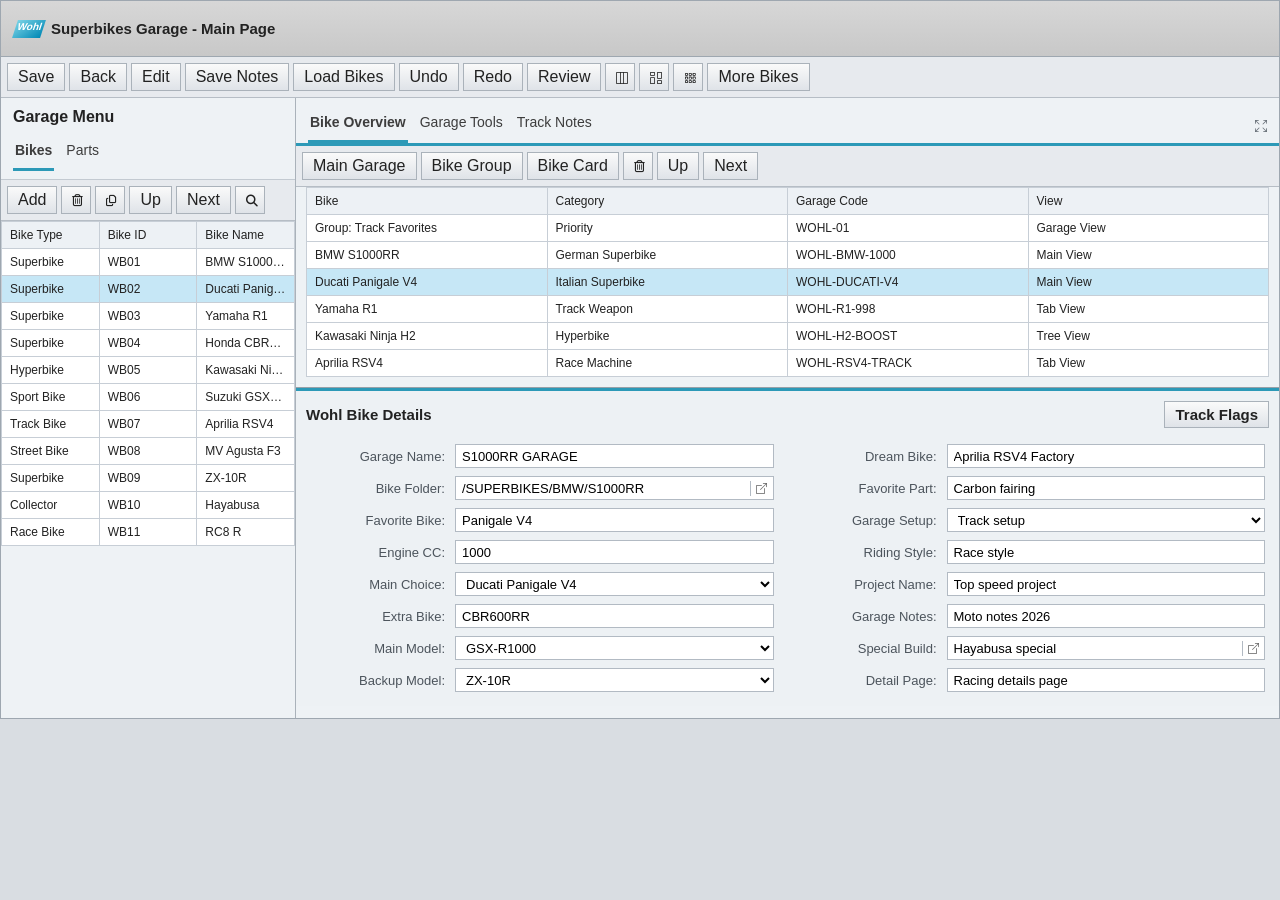
<file: html/page-1/index.html>
<!DOCTYPE html>
<html lang="en">
<head>
    <meta charset="UTF-8">
    <meta name="viewport" content="width=device-width, initial-scale=1.0" />
    <title>Wohl Superbikes</title>
    <link rel="stylesheet" href="https://cdn.jsdelivr.net/npm/bootstrap-icons@1.11.3/font/bootstrap-icons.css">
    <link rel="stylesheet" href="https://cdnjs.cloudflare.com/ajax/libs/font-awesome/6.5.1/css/all.min.css">
    <link rel="stylesheet" href="tela_1.css">
</head>
<body>
    <div class="page">
        <header class="top-title">
            <div class="sap-logo">Wohl
            </div>
            <div class="title-text">
                Superbikes Garage - Main Page
            </div>
        </header>

        <div class="main-toolbar">
            <button type="button">Save</button>
            <button type="button">Back</button>
            <button type="button" class="disabled">Edit</button>
            <button type="button" class="disabled">Save Notes</button>
            <button type="button" class="disabled">Load Bikes</button>
            <button type="button" class="disabled">Undo</button>
            <button type="button" class="disabled">Redo</button>
            <button type="button">Review</button>
            <button type="button" class="icon-button"><i class="bi bi-layout-three-columns"></i></button>
            <button type="button" class="icon-button"><i class="bi bi-columns-gap"></i></button>
            <button type="button" class="icon-button"><i class="bi bi-grid-3x3-gap"></i></button>
            <button type="button">More Bikes</button>
        </div>

        <div class="workspace">
            <aside class="sidebar panel">
                <div class="panel-header sidebar-header">
                    <h2>Garage Menu</h2>
                    <div class="sidebar-tabs">
                        <span class="tab active">Bikes</span>
                        <span class="tab">Parts</span>
                    </div>
                </div>

                <div class="mini-toolbar">
                    <button type="button">Add</button>
                    <button type="button" class="icon-button"><i class="fa-regular fa-trash-can"></i></button>
                    <button type="button" class="icon-button"><i class="fa-regular fa-copy"></i></button>
                    <button type="button" class="disabled">Up</button>
                    <button type="button">Next</button>
                    <button type="button" class="icon-button"><i class="fa-solid fa-magnifying-glass"></i></button>
                </div>

                <table class="nav-table">
                    <thead>
                        <tr>
                            <th>Bike Type</th>
                            <th>Bike ID</th>
                            <th>Bike Name</th>
                        </tr>
                    </thead>
                    <tbody>
                        <tr>
                            <td contenteditable="true">Superbike</td>
                            <td contenteditable="true">WB01</td>
                            <td contenteditable="true">BMW S1000RR</td>
                        </tr>
                        <tr class="selected">
                            <td contenteditable="true">Superbike</td>
                            <td contenteditable="true">WB02</td>
                            <td contenteditable="true">Ducati Panigale V4</td>
                        </tr>
                        <tr>
                            <td contenteditable="true">Superbike</td>
                            <td contenteditable="true">WB03</td>
                            <td contenteditable="true">Yamaha R1</td>
                        </tr>
                        <tr>
                            <td contenteditable="true">Superbike</td>
                            <td contenteditable="true">WB04</td>
                            <td contenteditable="true">Honda CBR1000RR-R</td>
                        </tr>
                        <tr>
                            <td contenteditable="true">Hyperbike</td>
                            <td contenteditable="true">WB05</td>
                            <td contenteditable="true">Kawasaki Ninja H2</td>
                        </tr>
                        <tr>
                            <td contenteditable="true">Sport Bike</td>
                            <td contenteditable="true">WB06</td>
                            <td contenteditable="true">Suzuki GSX-R1000</td>
                        </tr>
                        <tr>
                            <td contenteditable="true">Track Bike</td>
                            <td contenteditable="true">WB07</td>
                            <td contenteditable="true">Aprilia RSV4</td>
                        </tr>
                        <tr>
                            <td contenteditable="true">Street Bike</td>
                            <td contenteditable="true">WB08</td>
                            <td contenteditable="true">MV Agusta F3</td>
                        </tr>
                        <tr>
                            <td contenteditable="true">Superbike</td>
                            <td contenteditable="true">WB09</td>
                            <td contenteditable="true">ZX-10R</td>
                        </tr>
                        <tr>
                            <td contenteditable="true">Collector</td>
                            <td contenteditable="true">WB10</td>
                            <td contenteditable="true">Hayabusa</td>
                        </tr>
                        <tr>
                            <td contenteditable="true">Race Bike</td>
                            <td contenteditable="true">WB11</td>
                            <td contenteditable="true">RC8 R</td>
                        </tr>
                    </tbody>
                </table>
            </aside>

            <main class="content panel">
                <div class="panel-header content-header">
                    <div class="schema-tabs">
                        <span class="tab active">Bike Overview</span>
                        <span class="tab">Garage Tools</span>
                        <span class="tab">Track Notes</span>
                    </div>
                    <span class="header-icon"><i class="bi bi-arrows-fullscreen"></i></span>
                </div>

                <div class="mini-toolbar content-toolbar">
                    <button type="button">Main Garage</button>
                    <button type="button">Bike Group</button>
                    <button type="button">Bike Card</button>
                    <button type="button" class="icon-button"><i class="fa-regular fa-trash-can"></i></button>
                    <button type="button">Up</button>
                    <button type="button">Next</button>
                </div>

                <div class="grid-wrap">
                    <table class="main-grid">
                        <thead>
                            <tr>
                                <th>Bike</th>
                                <th>Category</th>
                                <th>Garage Code</th>
                                <th>View</th>
                            </tr>
                        </thead>
                        <tbody>
                            <tr>
                                <td contenteditable="true">Group: Track Favorites</td>
                                <td contenteditable="true">Priority</td>
                                <td contenteditable="true">WOHL-01</td>
                                <td contenteditable="true">Garage View</td>
                            </tr>
                            <tr>
                                <td contenteditable="true">BMW S1000RR</td>
                                <td contenteditable="true">German Superbike</td>
                                <td contenteditable="true">WOHL-BMW-1000</td>
                                <td contenteditable="true">Main View</td>
                            </tr>
                            <tr class="selected">
                                <td contenteditable="true">Ducati Panigale V4</td>
                                <td contenteditable="true">Italian Superbike</td>
                                <td contenteditable="true">WOHL-DUCATI-V4</td>
                                <td contenteditable="true">Main View</td>
                            </tr>
                            <tr>
                                <td contenteditable="true">Yamaha R1</td>
                                <td contenteditable="true">Track Weapon</td>
                                <td contenteditable="true">WOHL-R1-998</td>
                                <td contenteditable="true">Tab View</td>
                            </tr>
                            <tr>
                                <td contenteditable="true">Kawasaki Ninja H2</td>
                                <td contenteditable="true">Hyperbike</td>
                                <td contenteditable="true">WOHL-H2-BOOST</td>
                                <td contenteditable="true">Tree View</td>
                            </tr>
                            <tr>
                                <td contenteditable="true">Aprilia RSV4</td>
                                <td contenteditable="true">Race Machine</td>
                                <td contenteditable="true">WOHL-RSV4-TRACK</td>
                                <td contenteditable="true">Tab View</td>
                            </tr>
                        </tbody>
                    </table>
                </div>

                <section class="details">
                    <div class="details-title">
                        Wohl Bike Details
                        <button type="button" class="flag-button">Track Flags</button>
                    </div>

                    <div class="details-body">
                        <div class="form-column">
                            <label>Garage Name:</label>
                            <input type="text" value="S1000RR GARAGE">

                            <label>Bike Folder:</label>
                            <div class="input-with-icon">
                                <input type="text" value="/SUPERBIKES/BMW/S1000RR">
                                <span><i class="bi bi-box-arrow-up-right"></i></span>
                            </div>

                            <label>Favorite Bike:</label>
                            <input type="text" value="Panigale V4">

                            <label>Engine CC:</label>
                            <input type="text" value="1000">

                            <label>Main Choice:</label>
                            <select class="wide-select">
                                <option>Yamaha R1</option>
                                <option selected>Ducati Panigale V4</option>
                                <option>Kawasaki Ninja H2</option>
                            </select>

                            <label>Extra Bike:</label>
                            <input type="text" value="CBR600RR">

                            <label>Main Model:</label>
                            <select>
                                <option>GSX-R1000</option>
                            </select>

                            <label>Backup Model:</label>
                            <select>
                                <option>ZX-10R</option>
                            </select>
                        </div>

                        <div class="form-column">
                            <label>Dream Bike:</label>
                            <input type="text" value="Aprilia RSV4 Factory">

                            <label>Favorite Part:</label>
                            <input type="text" value="Carbon fairing">

                            <label>Garage Setup:</label>
                            <select>
                                <option>Track setup</option>
                            </select>

                            <label>Riding Style:</label>
                            <input type="text" value="Race style">

                            <label>Project Name:</label>
                            <input type="text" value="Top speed project">

                            <label>Garage Notes:</label>
                            <input type="text" value="Moto notes 2026">

                            <label>Special Build:</label>
                            <div class="input-with-icon">
                                <input type="text" value="Hayabusa special">
                                <span><i class="bi bi-box-arrow-up-right"></i></span>
                            </div>

                            <label>Detail Page:</label>
                            <input type="text" value="Racing details page">
                        </div>
                    </div>
                </section>
            </main>
        </div>
    </div>
</body>
</html>
</file>
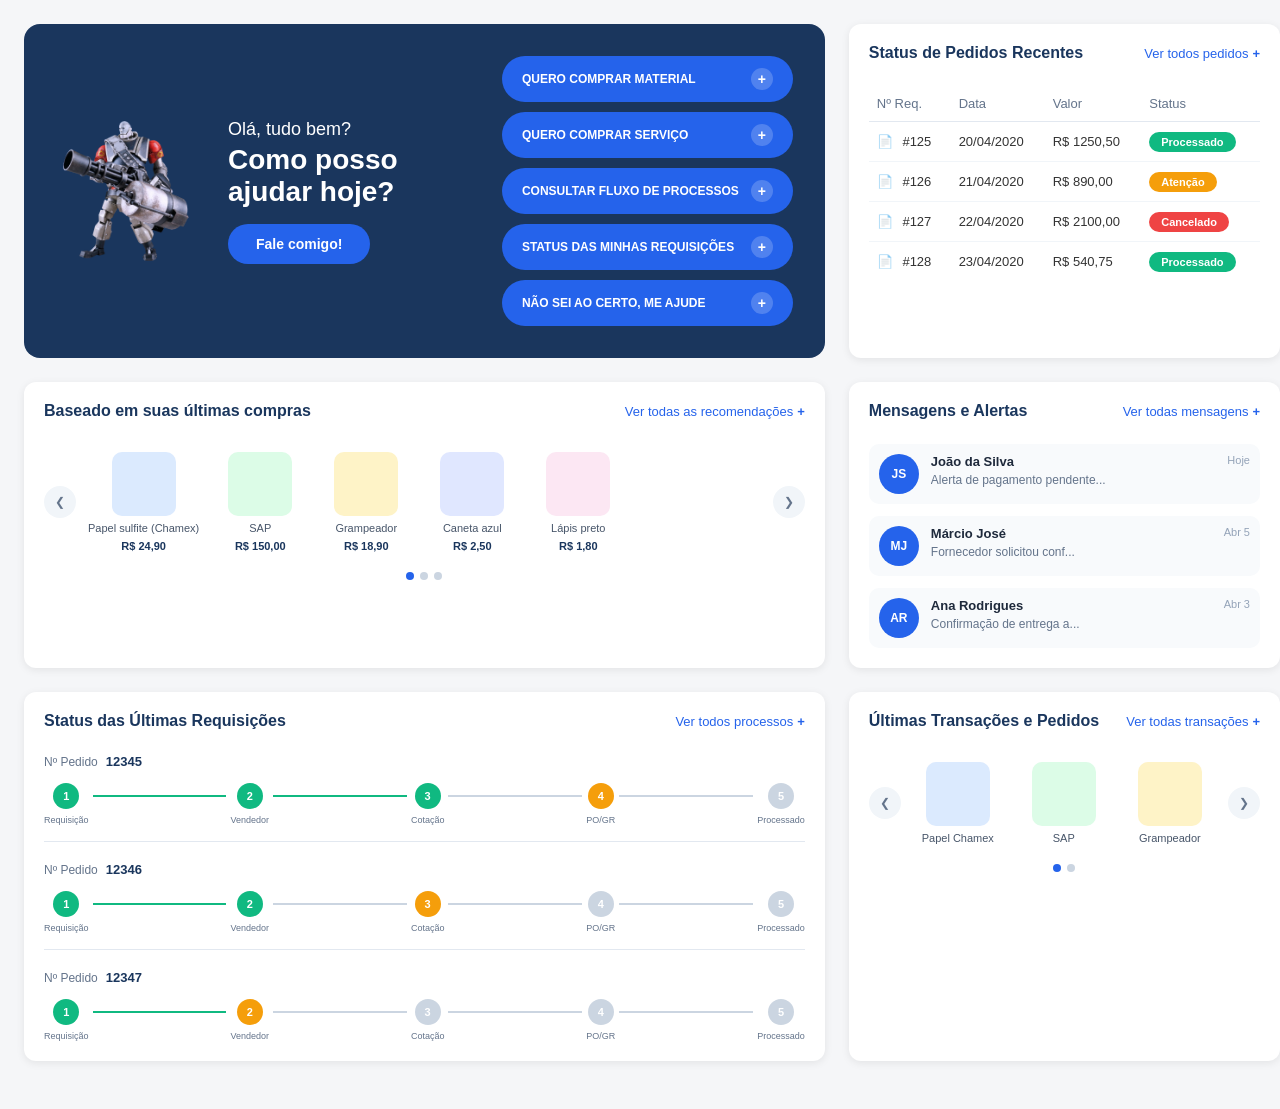
<file: html/page-2/index.html>
<!DOCTYPE html>
<html lang="pt-BR">
<head>
  <meta charset="UTF-8">
  <meta name="viewport" content="width=device-width, initial-scale=1.0">
  <title>Dashboard</title>
  <link rel="stylesheet" href="style.css">
</head>
<body>

  <div class="tela">
    <div class="bloco">
      <div class="caixa-topo">
        <div class="lado-esq">
          <img src="assets/pngwing.com.png" alt="Robo" class="img-robo">
          <div class="textos-topo">
            <h2 class="ola">Olá, tudo bem?</h2>
            <h1 class="pergunta">Como posso ajudar hoje?</h1>
            <button class="botao-azul">Fale comigo!</button>
          </div>
        </div>
        <div class="lado-dir">
          <button class="botao-arredondado">
            <span>QUERO COMPRAR MATERIAL</span>
            <span class="mais">+</span>
          </button>
          <button class="botao-arredondado">
            <span>QUERO COMPRAR SERVIÇO</span>
            <span class="mais">+</span>
          </button>
          <button class="botao-arredondado">
            <span>CONSULTAR FLUXO DE PROCESSOS</span>
            <span class="mais">+</span>
          </button>
          <button class="botao-arredondado">
            <span>STATUS DAS MINHAS REQUISIÇÕES</span>
            <span class="mais">+</span>
          </button>
          <button class="botao-arredondado">
            <span>NÃO SEI AO CERTO, ME AJUDE</span>
            <span class="mais">+</span>
          </button>
        </div>
      </div>

      <div class="quadro quadro-pedidos">
        <div class="titulo-quadro">
          <h3>Status de Pedidos Recentes</h3>
          <a href="#" class="link">Ver todos pedidos <span class="mais">+</span></a>
        </div>
        <div class="dentro-quadro">
          <table class="tabela-pedidos">
            <thead>
              <tr>
                <th>Nº Req.</th>
                <th>Data</th>
                <th>Valor</th>
                <th>Status</th>
              </tr>
            </thead>
            <tbody>
              <tr>
                <td><span class="doc">📄</span> #125</td>
                <td>20/04/2020</td>
                <td>R$ 1250,50</td>
                <td><span class="tag tag-verde">Processado</span></td>
              </tr>
              <tr>
                <td><span class="doc">📄</span> #126</td>
                <td>21/04/2020</td>
                <td>R$ 890,00</td>
                <td><span class="tag tag-amarelo">Atenção</span></td>
              </tr>
              <tr>
                <td><span class="doc">📄</span> #127</td>
                <td>22/04/2020</td>
                <td>R$ 2100,00</td>
                <td><span class="tag tag-vermelho">Cancelado</span></td>
              </tr>
              <tr>
                <td><span class="doc">📄</span> #128</td>
                <td>23/04/2020</td>
                <td>R$ 540,75</td>
                <td><span class="tag tag-verde">Processado</span></td>
              </tr>
            </tbody>
          </table>
        </div>
      </div>
    </div>

    <div class="bloco">
      <div class="quadro quadro-produtos">
        <div class="titulo-quadro">
          <h3>Baseado em suas últimas compras</h3>
          <a href="#" class="link">Ver todas as recomendações <span class="mais">+</span></a>
        </div>
        <div class="dentro-quadro">
          <div class="carrossel">
            <button class="seta esq">❮</button>
            <div class="lista-produtos">
              <div class="produto">
                <div class="img-produto cor-1"></div>
                <span class="nome-produto">Papel sulfite (Chamex)</span>
                <span class="preco">R$ 24,90</span>
              </div>
              <div class="produto">
                <div class="img-produto cor-2"></div>
                <span class="nome-produto">SAP</span>
                <span class="preco">R$ 150,00</span>
              </div>
              <div class="produto">
                <div class="img-produto cor-3"></div>
                <span class="nome-produto">Grampeador</span>
                <span class="preco">R$ 18,90</span>
              </div>
              <div class="produto">
                <div class="img-produto cor-4"></div>
                <span class="nome-produto">Caneta azul</span>
                <span class="preco">R$ 2,50</span>
              </div>
              <div class="produto">
                <div class="img-produto cor-5"></div>
                <span class="nome-produto">Lápis preto</span>
                <span class="preco">R$ 1,80</span>
              </div>
            </div>
            <button class="seta dir">❯</button>
          </div>
          <div class="bolinhas">
            <span class="bolinha active"></span>
            <span class="bolinha"></span>
            <span class="bolinha"></span>
          </div>
        </div>
      </div>

      <div class="quadro quadro-msgs">
        <div class="titulo-quadro">
          <h3>Mensagens e Alertas</h3>
          <a href="#" class="link">Ver todas mensagens <span class="mais">+</span></a>
        </div>
        <div class="dentro-quadro">
          <div class="lista-msgs">
            <div class="msg">
              <div class="avatar">JS</div>
              <div class="corpo-msg">
                <div class="topo-msg">
                  <span class="nome">João da Silva</span>
                  <span class="hora">Hoje</span>
                </div>
                <p class="texto">Alerta de pagamento pendente...</p>
              </div>
            </div>
            <div class="msg">
              <div class="avatar">MJ</div>
              <div class="corpo-msg">
                <div class="topo-msg">
                  <span class="nome">Márcio José</span>
                  <span class="hora">Abr 5</span>
                </div>
                <p class="texto">Fornecedor solicitou conf...</p>
              </div>
            </div>
            <div class="msg">
              <div class="avatar">AR</div>
              <div class="corpo-msg">
                <div class="topo-msg">
                  <span class="nome">Ana Rodrigues</span>
                  <span class="hora">Abr 3</span>
                </div>
                <p class="texto">Confirmação de entrega a...</p>
              </div>
            </div>
          </div>
        </div>
      </div>
    </div>

    <div class="bloco">
      <div class="quadro quadro-status">
        <div class="titulo-quadro">
          <h3>Status das Últimas Requisições</h3>
          <a href="#" class="link">Ver todos processos <span class="mais">+</span></a>
        </div>
        <div class="dentro-quadro">
          <div class="lista-status">
            <div class="item-status">
              <div class="info-pedido">
                <span class="label">Nº Pedido</span>
                <span class="num">12345</span>
              </div>
              <div class="passos">
                <div class="passo feito">
                  <div class="circulo">1</div>
                  <span class="nome-pass"> Requisição</span>
                </div>
                <div class="linha feito"></div>
                <div class="passo feito">
                  <div class="circulo">2</div>
                  <span class="nome-pass">Vendedor</span>
                </div>
                <div class="linha feito"></div>
                <div class="passo feito">
                  <div class="circulo">3</div>
                  <span class="nome-pass">Cotação</span>
                </div>
                <div class="linha"></div>
                <div class="passo agora">
                  <div class="circulo">4</div>
                  <span class="nome-pass">PO/GR</span>
                </div>
                <div class="linha"></div>
                <div class="passo">
                  <div class="circulo">5</div>
                  <span class="nome-pass">Processado</span>
                </div>
              </div>
            </div>
            <div class="item-status">
              <div class="info-pedido">
                <span class="label">Nº Pedido</span>
                <span class="num">12346</span>
              </div>
              <div class="passos">
                <div class="passo feito">
                  <div class="circulo">1</div>
                  <span class="nome-pass"> Requisição</span>
                </div>
                <div class="linha feito"></div>
                <div class="passo feito">
                  <div class="circulo">2</div>
                  <span class="nome-pass">Vendedor</span>
                </div>
                <div class="linha"></div>
                <div class="passo agora">
                  <div class="circulo">3</div>
                  <span class="nome-pass">Cotação</span>
                </div>
                <div class="linha"></div>
                <div class="passo">
                  <div class="circulo">4</div>
                  <span class="nome-pass">PO/GR</span>
                </div>
                <div class="linha"></div>
                <div class="passo">
                  <div class="circulo">5</div>
                  <span class="nome-pass">Processado</span>
                </div>
              </div>
            </div>
            <div class="item-status">
              <div class="info-pedido">
                <span class="label">Nº Pedido</span>
                <span class="num">12347</span>
              </div>
              <div class="passos">
                <div class="passo feito">
                  <div class="circulo">1</div>
                  <span class="nome-pass"> Requisição</span>
                </div>
                <div class="linha feito"></div>
                <div class="passo agora">
                  <div class="circulo">2</div>
                  <span class="nome-pass">Vendedor</span>
                </div>
                <div class="linha"></div>
                <div class="passo">
                  <div class="circulo">3</div>
                  <span class="nome-pass">Cotação</span>
                </div>
                <div class="linha"></div>
                <div class="passo">
                  <div class="circulo">4</div>
                  <span class="nome-pass">PO/GR</span>
                </div>
                <div class="linha"></div>
                <div class="passo">
                  <div class="circulo">5</div>
                  <span class="nome-pass">Processado</span>
                </div>
              </div>
            </div>
          </div>
        </div>
      </div>

      <div class="quadro quadro-compras">
        <div class="titulo-quadro">
          <h3>Últimas Transações e Pedidos</h3>
          <a href="#" class="link">Ver todas transações <span class="mais">+</span></a>
        </div>
        <div class="dentro-quadro">
          <div class="carrossel">
            <button class="seta esq">❮</button>
            <div class="lista-produtos">
              <div class="compra">
                <div class="img-produto cor-1"></div>
                <span class="nome-produto">Papel Chamex</span>
              </div>
              <div class="compra">
                <div class="img-produto cor-2"></div>
                <span class="nome-produto">SAP</span>
              </div>
              <div class="compra">
                <div class="img-produto cor-3"></div>
                <span class="nome-produto">Grampeador</span>
              </div>
            </div>
            <button class="seta dir">❯</button>
          </div>
          <div class="bolinhas">
            <span class="bolinha active"></span>
            <span class="bolinha"></span>
          </div>
        </div>
      </div>
    </div>
  </div>

</body>
</html>
</file>
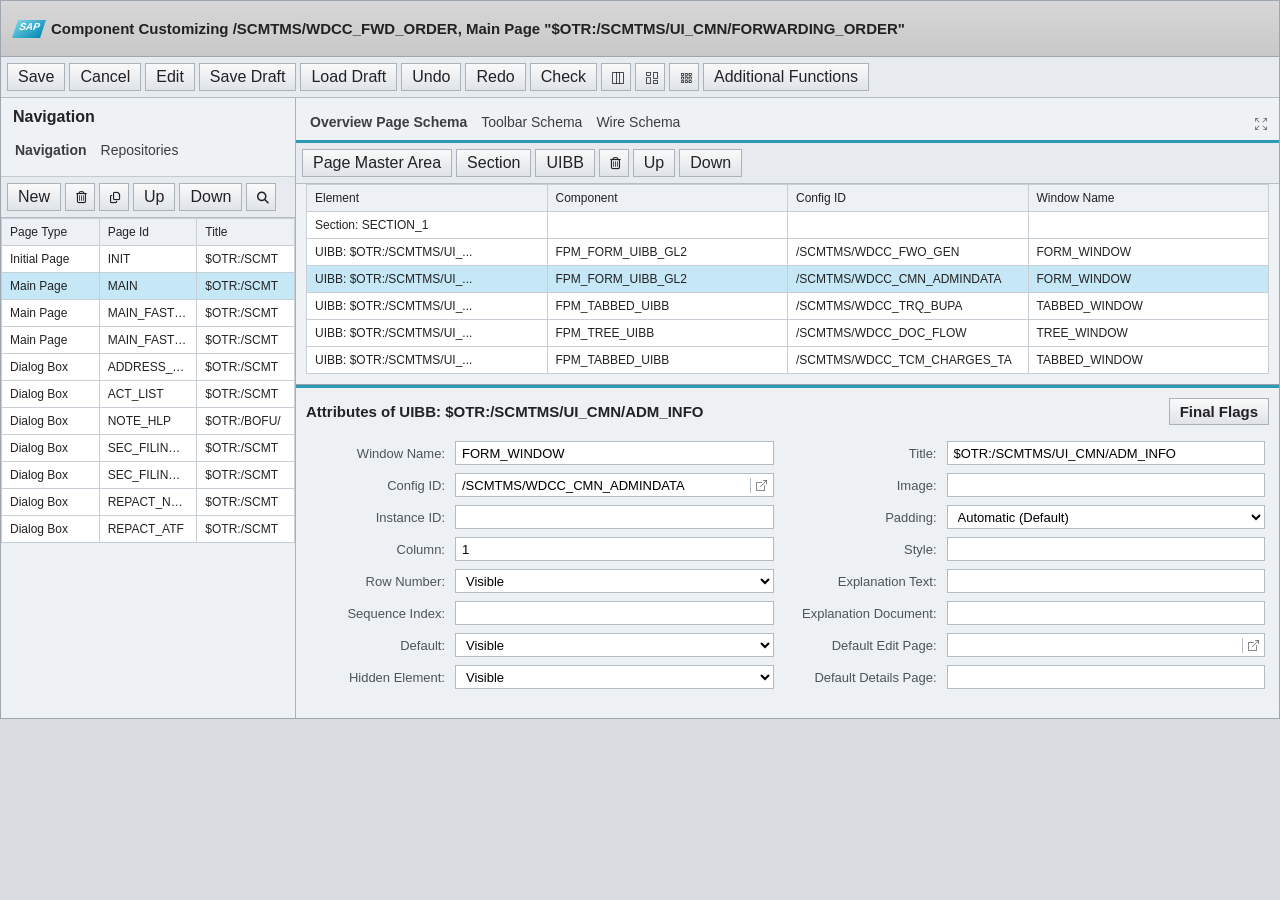
<file: html/index1.html>
<!DOCTYPE html>
<html lang="en">
<head>
    <meta charset="UTF-8">
    <meta name="viewport" content="width=device-width, initial-scale=1.0" />
    <title>SAP Replica</title>
    <link rel="stylesheet" href="https://cdn.jsdelivr.net/npm/bootstrap-icons@1.11.3/font/bootstrap-icons.css">
    <link rel="stylesheet" href="https://cdnjs.cloudflare.com/ajax/libs/font-awesome/6.5.1/css/all.min.css">
    <link rel="stylesheet" href="tela_1.css">
</head>
<body>
    <div class="page">
        <header class="top-title">
            <div class="sap-logo">SAP</div>
            <div class="title-text">
                Component Customizing /SCMTMS/WDCC_FWD_ORDER, Main Page
                "$OTR:/SCMTMS/UI_CMN/FORWARDING_ORDER"
            </div>
        </header>

        <div class="main-toolbar">
            <button type="button">Save</button>
            <button type="button">Cancel</button>
            <button type="button" class="disabled">Edit</button>
            <button type="button" class="disabled">Save Draft</button>
            <button type="button" class="disabled">Load Draft</button>
            <button type="button" class="disabled">Undo</button>
            <button type="button" class="disabled">Redo</button>
            <button type="button">Check</button>
            <button type="button" class="icon-button"><i class="bi bi-layout-three-columns"></i></button>
            <button type="button" class="icon-button"><i class="bi bi-columns-gap"></i></button>
            <button type="button" class="icon-button"><i class="bi bi-grid-3x3-gap"></i></button>
            <button type="button">Additional Functions</button>
        </div>

        <div class="workspace">
            <aside class="sidebar panel">
                <div class="panel-header sidebar-header">
                    <h2>Navigation</h2>
                    <div class="sidebar-tabs">
                        <span class="tab active">Navigation</span>
                        <span class="tab">Repositories</span>
                    </div>
                </div>

                <div class="mini-toolbar">
                    <button type="button">New</button>
                    <button type="button" class="icon-button"><i class="fa-regular fa-trash-can"></i></button>
                    <button type="button" class="icon-button"><i class="fa-regular fa-copy"></i></button>
                    <button type="button" class="disabled">Up</button>
                    <button type="button">Down</button>
                    <button type="button" class="icon-button"><i class="fa-solid fa-magnifying-glass"></i></button>
                </div>

                <table class="nav-table">
                    <thead>
                        <tr>
                            <th>Page Type</th>
                            <th>Page Id</th>
                            <th>Title</th>
                        </tr>
                    </thead>
                    <tbody>
                        <tr>
                            <td contenteditable="true">Initial Page</td>
                            <td contenteditable="true">INIT</td>
                            <td contenteditable="true">$OTR:/SCMT</td>
                        </tr>
                        <tr class="selected">
                            <td contenteditable="true">Main Page</td>
                            <td contenteditable="true">MAIN</td>
                            <td contenteditable="true">$OTR:/SCMT</td>
                        </tr>
                        <tr>
                            <td contenteditable="true">Main Page</td>
                            <td contenteditable="true">MAIN_FAST_EI</td>
                            <td contenteditable="true">$OTR:/SCMT</td>
                        </tr>
                        <tr>
                            <td contenteditable="true">Main Page</td>
                            <td contenteditable="true">MAIN_FAST_EI</td>
                            <td contenteditable="true">$OTR:/SCMT</td>
                        </tr>
                        <tr>
                            <td contenteditable="true">Dialog Box</td>
                            <td contenteditable="true">ADDRESS_DE</td>
                            <td contenteditable="true">$OTR:/SCMT</td>
                        </tr>
                        <tr>
                            <td contenteditable="true">Dialog Box</td>
                            <td contenteditable="true">ACT_LIST</td>
                            <td contenteditable="true">$OTR:/SCMT</td>
                        </tr>
                        <tr>
                            <td contenteditable="true">Dialog Box</td>
                            <td contenteditable="true">NOTE_HLP</td>
                            <td contenteditable="true">$OTR:/BOFU/</td>
                        </tr>
                        <tr>
                            <td contenteditable="true">Dialog Box</td>
                            <td contenteditable="true">SEC_FILING_R</td>
                            <td contenteditable="true">$OTR:/SCMT</td>
                        </tr>
                        <tr>
                            <td contenteditable="true">Dialog Box</td>
                            <td contenteditable="true">SEC_FILING_C</td>
                            <td contenteditable="true">$OTR:/SCMT</td>
                        </tr>
                        <tr>
                            <td contenteditable="true">Dialog Box</td>
                            <td contenteditable="true">REPACT_NOTI</td>
                            <td contenteditable="true">$OTR:/SCMT</td>
                        </tr>
                        <tr>
                            <td contenteditable="true">Dialog Box</td>
                            <td contenteditable="true">REPACT_ATF</td>
                            <td contenteditable="true">$OTR:/SCMT</td>
                        </tr>
                    </tbody>
                </table>
            </aside>

            <main class="content panel">
                <div class="panel-header content-header">
                    <div class="schema-tabs">
                        <span class="tab active">Overview Page Schema</span>
                        <span class="tab">Toolbar Schema</span>
                        <span class="tab">Wire Schema</span>
                    </div>
                    <span class="header-icon"><i class="bi bi-arrows-fullscreen"></i></span>
                </div>

                <div class="mini-toolbar content-toolbar">
                    <button type="button">Page Master Area</button>
                    <button type="button">Section</button>
                    <button type="button">UIBB</button>
                    <button type="button" class="icon-button"><i class="fa-regular fa-trash-can"></i></button>
                    <button type="button">Up</button>
                    <button type="button">Down</button>
                </div>

                <div class="grid-wrap">
                    <table class="main-grid">
                        <thead>
                            <tr>
                                <th>Element</th>
                                <th>Component</th>
                                <th>Config ID</th>
                                <th>Window Name</th>
                            </tr>
                        </thead>
                        <tbody>
                            <tr>
                                <td contenteditable="true">Section: SECTION_1</td>
                                <td contenteditable="true"></td>
                                <td contenteditable="true"></td>
                                <td contenteditable="true"></td>
                            </tr>
                            <tr>
                                <td contenteditable="true">UIBB: $OTR:/SCMTMS/UI_...</td>
                                <td contenteditable="true">FPM_FORM_UIBB_GL2</td>
                                <td contenteditable="true">/SCMTMS/WDCC_FWO_GEN</td>
                                <td contenteditable="true">FORM_WINDOW</td>
                            </tr>
                            <tr class="selected">
                                <td contenteditable="true">UIBB: $OTR:/SCMTMS/UI_...</td>
                                <td contenteditable="true">FPM_FORM_UIBB_GL2</td>
                                <td contenteditable="true">/SCMTMS/WDCC_CMN_ADMINDATA</td>
                                <td contenteditable="true">FORM_WINDOW</td>
                            </tr>
                            <tr>
                                <td contenteditable="true">UIBB: $OTR:/SCMTMS/UI_...</td>
                                <td contenteditable="true">FPM_TABBED_UIBB</td>
                                <td contenteditable="true">/SCMTMS/WDCC_TRQ_BUPA</td>
                                <td contenteditable="true">TABBED_WINDOW</td>
                            </tr>
                            <tr>
                                <td contenteditable="true">UIBB: $OTR:/SCMTMS/UI_...</td>
                                <td contenteditable="true">FPM_TREE_UIBB</td>
                                <td contenteditable="true">/SCMTMS/WDCC_DOC_FLOW</td>
                                <td contenteditable="true">TREE_WINDOW</td>
                            </tr>
                            <tr>
                                <td contenteditable="true">UIBB: $OTR:/SCMTMS/UI_...</td>
                                <td contenteditable="true">FPM_TABBED_UIBB</td>
                                <td contenteditable="true">/SCMTMS/WDCC_TCM_CHARGES_TA</td>
                                <td contenteditable="true">TABBED_WINDOW</td>
                            </tr>
                        </tbody>
                    </table>
                </div>

                <section class="details">
                    <div class="details-title">
                        Attributes of UIBB: $OTR:/SCMTMS/UI_CMN/ADM_INFO
                        <button type="button" class="flag-button">Final Flags</button>
                    </div>

                    <div class="details-body">
                        <div class="form-column">
                            <label>Window Name:</label>
                            <input type="text" value="FORM_WINDOW">

                            <label>Config ID:</label>
                            <div class="input-with-icon">
                                <input type="text" value="/SCMTMS/WDCC_CMN_ADMINDATA">
                                <span><i class="bi bi-box-arrow-up-right"></i></span>
                            </div>

                            <label>Instance ID:</label>
                            <input type="text" value="">

                            <label>Column:</label>
                            <input type="text" value="1">

                            <label>Row Number:</label>
                            <select class="wide-select">
                                <option>Visible</option>
                                <option>Hidden and Excluded from Event Loop</option>
                                <option>Hidden but Processed in Event Loop (Technical)</option>
                            </select>

                            <label>Sequence Index:</label>
                            <input type="text" value="">

                            <label>Default:</label>
                            <select>
                                <option>Visible</option>
                            </select>

                            <label>Hidden Element:</label>
                            <select>
                                <option>Visible</option>
                            </select>
                        </div>

                        <div class="form-column">
                            <label>Title:</label>
                            <input type="text" value="$OTR:/SCMTMS/UI_CMN/ADM_INFO">

                            <label>Image:</label>
                            <input type="text" value="">

                            <label>Padding:</label>
                            <select>
                                <option>Automatic (Default)</option>
                            </select>

                            <label>Style:</label>
                            <input type="text" value="">

                            <label>Explanation Text:</label>
                            <input type="text" value="">

                            <label>Explanation Document:</label>
                            <input type="text" value="">

                            <label>Default Edit Page:</label>
                            <div class="input-with-icon">
                                <input type="text" value="">
                                <span><i class="bi bi-box-arrow-up-right"></i></span>
                            </div>

                            <label>Default Details Page:</label>
                            <input type="text" value="">
                        </div>
                    </div>
                </section>
            </main>
        </div>
    </div>
</body>
</html>
</file>
<file: html/page-1/tela_1.css>
* {
    box-sizing: border-box;
}

body {
    margin: 0;
    font-family: Arial, sans-serif;
    background: #d9dde2;
    color: #222;
}

button,
input,
select {
    font: inherit;
}

.page {
    width: 1268px;
    margin: 0 auto;
    background: #e9edf1;
    border: 1px solid #9ea7b0;
}

.top-title {
    display: flex;
    align-items: center;
    gap: 8px;
    height: 56px;
    padding: 10px 14px;
    background: linear-gradient(#d7d7d7, #c8c8c8);
    border-bottom: 1px solid #9ea7b0;
}

.sap-logo {
    width: 28px;
    height: 18px;
    padding-top: 1px;
    background: linear-gradient(135deg, #79d3e6, #0088b5);
    color: #fff;
    font-size: 10px;
    font-weight: bold;
    text-align: center;
    transform: skew(-18deg);
}

.title-text {
    font-size: 15px;
    font-weight: bold;
}

.main-toolbar,
.mini-toolbar {
    display: flex;
    align-items: center;
    gap: 4px;
    padding: 6px;
    background: #e7eaee;
    border-bottom: 1px solid #b6bdc5;
}

.main-toolbar button,
.mini-toolbar button,
.flag-button {
    min-height: 26px;
    padding: 4px 10px;
    border: 1px solid #aab2ba;
    background: linear-gradient(#fafafa, #dfe3e8);
    color: #222;
    cursor: default;
    transition: background 0.15s ease, transform 0.08s ease, border-color 0.15s ease;
}

.main-toolbar button:hover,
.mini-toolbar button:hover,
.flag-button:hover {
    background: linear-gradient(#ffffff, #d4dde6);
    border-color: #7f95a8;
}

.main-toolbar button:active,
.mini-toolbar button:active,
.flag-button:active {
    transform: translateY(1px);
    background: linear-gradient(#d7dde5, #f7f9fb);
}

.icon-button {
    width: 30px;
    padding: 4px 0;
}

.icon-button i,
.header-icon i {
    font-size: 12px;
}

.disabled {
    color: #90979f;
    background: linear-gradient(#f6f6f6, #e8ebef);
}

.disabled:hover,
.disabled:active {
    background: linear-gradient(#f6f6f6, #e8ebef);
    border-color: #aab2ba;
    transform: none;
}

.workspace {
    display: flex;
    min-height: 620px;
}

.panel {
    background: #eef2f5;
}

.sidebar {
    width: 295px;
    border-right: 1px solid #aab2ba;
}

.content {
    flex: 1;
}

.panel-header {
    display: flex;
    align-items: center;
    justify-content: space-between;
    padding: 10px 12px 0;
}

.panel-header h2 {
    margin: 0;
    font-size: 16px;
}

.sidebar-tabs,
.schema-tabs {
    display: flex;
    gap: 10px;
}

.tab {
    padding: 8px 2px 10px;
    font-size: 14px;
    color: #3d3d3d;
    border-bottom: 3px solid transparent;
}

.tab.active {
    font-weight: bold;
    border-bottom-color: #2c99b7;
}

.tab:hover {
    color: #0f6f97;
    border-bottom-color: #2c99b7;
}

.sidebar-header {
    display: block;
    padding-bottom: 8px;
    border-bottom: 1px solid #c3cad1;
}

.sidebar-header h2 {
    margin-bottom: 8px;
}

.content-header {
    padding-top: 8px;
    border-bottom: 3px solid #2c99b7;
}

.header-icon {
    font-size: 18px;
    color: #626a72;
}

.nav-table,
.main-grid {
    width: 100%;
    border-collapse: collapse;
    table-layout: fixed;
    font-size: 12px;
    background: #fff;
}

.nav-table th,
.nav-table td,
.main-grid th,
.main-grid td {
    padding: 6px 8px;
    border: 1px solid #c7ced6;
    text-align: left;
    white-space: nowrap;
    overflow: hidden;
    text-overflow: ellipsis;
}

.nav-table td[contenteditable="true"],
.main-grid td[contenteditable="true"] {
    cursor: text;
}

.nav-table tbody tr:hover td,
.main-grid tbody tr:hover td {
    background: #c6e7f6;
}

.nav-table td[contenteditable="true"]:focus,
.main-grid td[contenteditable="true"]:focus {
    background: #fff7cf;
    outline: 1px solid #d1a600;
}

.nav-table thead th,
.main-grid thead th {
    background: #edf1f5;
    font-weight: normal;
}

.selected td {
    background: #c6e7f6;
}

.grid-wrap {
    padding: 0 10px 10px;
    background: #eef2f5;
}

.details {
    border-top: 1px solid #97a0a8;
    background: #edf1f4;
}

.details-title {
    display: flex;
    align-items: center;
    justify-content: space-between;
    padding: 10px 10px 8px;
    font-size: 15px;
    font-weight: bold;
    border-top: 3px solid #2c99b7;
}

.details-body {
    display: flex;
    gap: 28px;
    padding: 8px 14px 14px;
}

.form-column {
    flex: 1;
    display: grid;
    grid-template-columns: 135px 1fr;
    gap: 8px 10px;
    align-items: center;
    font-size: 13px;
}

.form-column label {
    text-align: right;
    color: #4c545c;
}

input,
select,
.input-with-icon {
    width: 100%;
    height: 24px;
    border: 1px solid #b2bac3;
    background: #fff;
}

input,
select {
    padding: 2px 6px;
}

input:focus,
select:focus {
    outline: 1px solid #2c99b7;
    border-color: #2c99b7;
}

.input-with-icon {
    display: flex;
    align-items: center;
}

.input-with-icon input {
    border: 0;
    height: 22px;
}

.input-with-icon span {
    width: 24px;
    text-align: center;
    border-left: 1px solid #b2bac3;
    color: #666;
}

.input-with-icon span i {
    font-size: 11px;
}

.wide-select {
    min-width: 290px;
}

@media (max-width: 1280px) {
    .page {
        width: 100%;
    }

    .workspace {
        overflow-x: auto;
    }
}
</file>
<file: html/page-2/style.css>
* {
  margin: 0;
  padding: 0;
  box-sizing: border-box;
}

body {
  font-family: 'Segoe UI', Arial, sans-serif;
  background: #f5f6f8;
  color: #333;
  min-height: 100vh;
  padding: 24px;
}

.tela {
  max-width: 1400px;
  margin: 0 auto;
}

.bloco {
  display: grid;
  grid-template-columns: 65% 35%;
  gap: 24px;
  margin-bottom: 24px;
}

.quadro {
  background: white;
  border-radius: 12px;
  box-shadow: 0 2px 8px rgba(0, 0, 0, 0.08);
  padding: 20px;
}

.titulo-quadro {
  display: flex;
  justify-content: space-between;
  align-items: center;
  margin-bottom: 16px;
}

.titulo-quadro h3 {
  font-size: 16px;
  font-weight: 600;
  color: #1a365d;
}

.link {
  font-size: 13px;
  color: #2563eb;
  text-decoration: none;
  display: flex;
  align-items: center;
  gap: 4px;
}

.link:hover {
  text-decoration: underline;
}

.mais {
  font-weight: bold;
}

.dentro-quadro {
  padding-top: 8px;
}

.caixa-topo {
  background: #1a365d;
  border-radius: 16px;
  padding: 32px;
  display: flex;
  justify-content: space-between;
  gap: 40px;
}

.lado-esq {
  display: flex;
  align-items: center;
  gap: 32px;
}

.img-robo {
  width: 140px;
  height: 140px;
  object-fit: contain;
  flex-shrink: 0;
}

.textos-topo {
  color: white;
}

.ola {
  font-size: 18px;
  font-weight: 400;
  margin-bottom: 4px;
}

.pergunta {
  font-size: 28px;
  font-weight: 700;
  margin-bottom: 16px;
}

.botao-azul {
  background: #2563eb;
  color: white;
  border: none;
  padding: 12px 28px;
  border-radius: 25px;
  font-size: 14px;
  font-weight: 600;
  cursor: pointer;
  transition: background 0.2s;
}

.botao-azul:hover {
  background: #1d4ed8;
}

.lado-dir {
  display: flex;
  flex-direction: column;
  gap: 10px;
  justify-content: center;
}

.botao-arredondado {
  background: #2563eb;
  color: white;
  border: none;
  padding: 12px 20px;
  border-radius: 25px;
  font-size: 12px;
  font-weight: 600;
  cursor: pointer;
  display: flex;
  justify-content: space-between;
  align-items: center;
  gap: 12px;
  transition: background 0.2s;
  white-space: nowrap;
}

.botao-arredondado:hover {
  background: #1d4ed8;
}

.botao-arredondado .mais {
  background: rgba(255, 255, 255, 0.2);
  width: 22px;
  height: 22px;
  border-radius: 50%;
  display: flex;
  align-items: center;
  justify-content: center;
  font-size: 14px;
}

.tabela-pedidos {
  width: 100%;
  border-collapse: collapse;
  font-size: 13px;
}

.tabela-pedidos th {
  text-align: left;
  padding: 10px 8px;
  color: #64748b;
  font-weight: 500;
  border-bottom: 1px solid #e2e8f0;
}

.tabela-pedidos td {
  padding: 12px 8px;
  border-bottom: 1px solid #f1f5f9;
}

.tabela-pedidos tr:last-child td {
  border-bottom: none;
}

.doc {
  margin-right: 6px;
}

.tag {
  padding: 4px 12px;
  border-radius: 12px;
  font-size: 11px;
  font-weight: 600;
}

.tag-verde {
  background: #10b981;
  color: white;
}

.tag-amarelo {
  background: #f59e0b;
  color: white;
}

.tag-vermelho {
  background: #ef4444;
  color: white;
}

.carrossel {
  display: flex;
  align-items: center;
  gap: 12px;
}

.seta {
  background: #f1f5f9;
  border: none;
  width: 32px;
  height: 32px;
  border-radius: 50%;
  cursor: pointer;
  font-size: 12px;
  color: #64748b;
  display: flex;
  align-items: center;
  justify-content: center;
  flex-shrink: 0;
}

.seta:hover {
  background: #e2e8f0;
}

.lista-produtos {
  display: flex;
  gap: 16px;
  overflow-x: auto;
  flex: 1;
  padding: 8px 0;
}

.produto,
.compra {
  display: flex;
  flex-direction: column;
  align-items: center;
  min-width: 90px;
  gap: 6px;
}

.img-produto {
  width: 64px;
  height: 64px;
  background: #e2e8f0;
  border-radius: 10px;
  display: flex;
  align-items: center;
  justify-content: center;
  font-size: 24px;
}

.cor-1 { background: #dbeafe; }
.cor-2 { background: #dcfce7; }
.cor-3 { background: #fef3c7; }
.cor-4 { background: #e0e7ff; }
.cor-5 { background: #fce7f3; }

.nome-produto {
  font-size: 11px;
  color: #475569;
  text-align: center;
}

.preco {
  font-size: 11px;
  font-weight: 600;
  color: #1a365d;
}

.bolinhas {
  display: flex;
  justify-content: center;
  gap: 6px;
  margin-top: 12px;
}

.bolinha {
  width: 8px;
  height: 8px;
  background: #cbd5e1;
  border-radius: 50%;
}

.bolinha.active {
  background: #2563eb;
}

.lista-msgs {
  display: flex;
  flex-direction: column;
  gap: 12px;
}

.msg {
  display: flex;
  gap: 12px;
  padding: 10px;
  border-radius: 10px;
  background: #f8fafc;
}

.avatar {
  width: 40px;
  height: 40px;
  background: #2563eb;
  color: white;
  border-radius: 50%;
  display: flex;
  align-items: center;
  justify-content: center;
  font-size: 12px;
  font-weight: 600;
  flex-shrink: 0;
}

.corpo-msg {
  flex: 1;
  min-width: 0;
}

.topo-msg {
  display: flex;
  justify-content: space-between;
  margin-bottom: 4px;
}

.nome {
  font-size: 13px;
  font-weight: 600;
  color: #1e293b;
}

.hora {
  font-size: 11px;
  color: #94a3b8;
}

.texto {
  font-size: 12px;
  color: #64748b;
  white-space: nowrap;
  overflow: hidden;
  text-overflow: ellipsis;
}

.lista-status {
  display: flex;
  flex-direction: column;
  gap: 20px;
}

.item-status {
  padding-bottom: 16px;
  border-bottom: 1px solid #e2e8f0;
}

.item-status:last-child {
  border-bottom: none;
  padding-bottom: 0;
}

.info-pedido {
  display: flex;
  align-items: center;
  gap: 8px;
  margin-bottom: 14px;
}

.label {
  font-size: 12px;
  color: #64748b;
}

.num {
  font-size: 13px;
  font-weight: 600;
  color: #1a365d;
}

.passos {
  display: flex;
  align-items: flex-start;
  justify-content: space-between;
}

.passo {
  display: flex;
  flex-direction: column;
  align-items: center;
  gap: 6px;
}

.circulo {
  width: 26px;
  height: 26px;
  border-radius: 50%;
  background: #cbd5e1;
  color: white;
  display: flex;
  align-items: center;
  justify-content: center;
  font-size: 11px;
  font-weight: 600;
}

.passo.feito .circulo {
  background: #10b981;
}

.passo.agora .circulo {
  background: #f59e0b;
}

.nome-pass {
  font-size: 9px;
  color: #64748b;
  text-align: center;
  white-space: nowrap;
}

.linha {
  flex: 1;
  height: 2px;
  background: #cbd5e1;
  margin-top: 12px;
  margin-left: 4px;
  margin-right: 4px;
}

.linha.feito {
  background: #10b981;
}

@media (max-width: 1024px) {
  .bloco {
    grid-template-columns: 1fr;
  }
  
  .caixa-topo {
    flex-direction: column;
  }
  
  .lado-esq {
    flex-direction: column;
    text-align: center;
  }
  
  .lado-dir {
    flex-direction: row;
    flex-wrap: wrap;
    justify-content: center;
  }
  
  .botao-arredondado {
    flex: 1;
    min-width: 180px;
  }
}

@media (max-width: 640px) {
  body {
    padding: 12px;
  }
  
  .caixa-topo {
    padding: 20px;
  }
  
  .pergunta {
    font-size: 22px;
  }
  
  .tabela-pedidos {
    font-size: 11px;
  }
  
  .tabela-pedidos th,
  .tabela-pedidos td {
    padding: 8px 4px;
  }
}
</file>
<file: html/tela_1.css>
* {
    box-sizing: border-box;
}

body {
    margin: 0;
    font-family: Arial, sans-serif;
    background: #d9dde2;
    color: #222;
}

button,
input,
select {
    font: inherit;
}

.page {
    width: 1268px;
    margin: 0 auto;
    background: #e9edf1;
    border: 1px solid #9ea7b0;
}

.top-title {
    display: flex;
    align-items: center;
    gap: 8px;
    height: 56px;
    padding: 10px 14px;
    background: linear-gradient(#d7d7d7, #c8c8c8);
    border-bottom: 1px solid #9ea7b0;
}

.sap-logo {
    width: 28px;
    height: 18px;
    padding-top: 1px;
    background: linear-gradient(135deg, #79d3e6, #0088b5);
    color: #fff;
    font-size: 10px;
    font-weight: bold;
    text-align: center;
    transform: skew(-18deg);
}

.title-text {
    font-size: 15px;
    font-weight: bold;
}

.main-toolbar,
.mini-toolbar {
    display: flex;
    align-items: center;
    gap: 4px;
    padding: 6px;
    background: #e7eaee;
    border-bottom: 1px solid #b6bdc5;
}

.main-toolbar button,
.mini-toolbar button,
.flag-button {
    min-height: 26px;
    padding: 4px 10px;
    border: 1px solid #aab2ba;
    background: linear-gradient(#fafafa, #dfe3e8);
    color: #222;
    cursor: default;
    transition: background 0.15s ease, transform 0.08s ease, border-color 0.15s ease;
}

.main-toolbar button:hover,
.mini-toolbar button:hover,
.flag-button:hover {
    background: linear-gradient(#ffffff, #d4dde6);
    border-color: #7f95a8;
}

.main-toolbar button:active,
.mini-toolbar button:active,
.flag-button:active {
    transform: translateY(1px);
    background: linear-gradient(#d7dde5, #f7f9fb);
}

.icon-button {
    width: 30px;
    padding: 4px 0;
}

.icon-button i,
.header-icon i {
    font-size: 12px;
}

.disabled {
    color: #90979f;
    background: linear-gradient(#f6f6f6, #e8ebef);
}

.disabled:hover,
.disabled:active {
    background: linear-gradient(#f6f6f6, #e8ebef);
    border-color: #aab2ba;
    transform: none;
}

.workspace {
    display: flex;
    min-height: 620px;
}

.panel {
    background: #eef2f5;
}

.sidebar {
    width: 295px;
    border-right: 1px solid #aab2ba;
}

.content {
    flex: 1;
}

.panel-header {
    display: flex;
    align-items: center;
    justify-content: space-between;
    padding: 10px 12px 0;
}

.panel-header h2 {
    margin: 0;
    font-size: 16px;
}

.sidebar-tabs,
.schema-tabs {
    display: flex;
    gap: 10px;
}

.tab {
    padding: 8px 2px 10px;
    font-size: 14px;
    color: #3d3d3d;
}

.tab.active {
    font-weight: bold;
}

.sidebar-header {
    display: block;
    padding-bottom: 8px;
    border-bottom: 1px solid #c3cad1;
}

.sidebar-header h2 {
    margin-bottom: 8px;
}

.content-header {
    padding-top: 8px;
    border-bottom: 3px solid #2c99b7;
}

.header-icon {
    font-size: 18px;
    color: #626a72;
}

.nav-table,
.main-grid {
    width: 100%;
    border-collapse: collapse;
    table-layout: fixed;
    font-size: 12px;
    background: #fff;
}

.nav-table th,
.nav-table td,
.main-grid th,
.main-grid td {
    padding: 6px 8px;
    border: 1px solid #c7ced6;
    text-align: left;
    white-space: nowrap;
    overflow: hidden;
    text-overflow: ellipsis;
}

.nav-table td[contenteditable="true"],
.main-grid td[contenteditable="true"] {
    cursor: text;
}

.nav-table td[contenteditable="true"]:focus,
.main-grid td[contenteditable="true"]:focus {
    background: #fff7cf;
    outline: 1px solid #d1a600;
}

.nav-table thead th,
.main-grid thead th {
    background: #edf1f5;
    font-weight: normal;
}

.selected td {
    background: #c6e7f6;
}

.grid-wrap {
    padding: 0 10px 10px;
    background: #eef2f5;
}

.details {
    border-top: 1px solid #97a0a8;
    background: #edf1f4;
}

.details-title {
    display: flex;
    align-items: center;
    justify-content: space-between;
    padding: 10px 10px 8px;
    font-size: 15px;
    font-weight: bold;
    border-top: 3px solid #2c99b7;
}

.details-body {
    display: flex;
    gap: 28px;
    padding: 8px 14px 14px;
}

.form-column {
    flex: 1;
    display: grid;
    grid-template-columns: 135px 1fr;
    gap: 8px 10px;
    align-items: center;
    font-size: 13px;
}

.form-column label {
    text-align: right;
    color: #4c545c;
}

input,
select,
.input-with-icon {
    width: 100%;
    height: 24px;
    border: 1px solid #b2bac3;
    background: #fff;
}

input,
select {
    padding: 2px 6px;
}

input:focus,
select:focus {
    outline: 1px solid #2c99b7;
    border-color: #2c99b7;
}

.input-with-icon {
    display: flex;
    align-items: center;
}

.input-with-icon input {
    border: 0;
    height: 22px;
}

.input-with-icon span {
    width: 24px;
    text-align: center;
    border-left: 1px solid #b2bac3;
    color: #666;
}

.input-with-icon span i {
    font-size: 11px;
}

.wide-select {
    min-width: 290px;
}

@media (max-width: 1280px) {
    .page {
        width: 100%;
    }

    .workspace {
        overflow-x: auto;
    }
}
</file>
